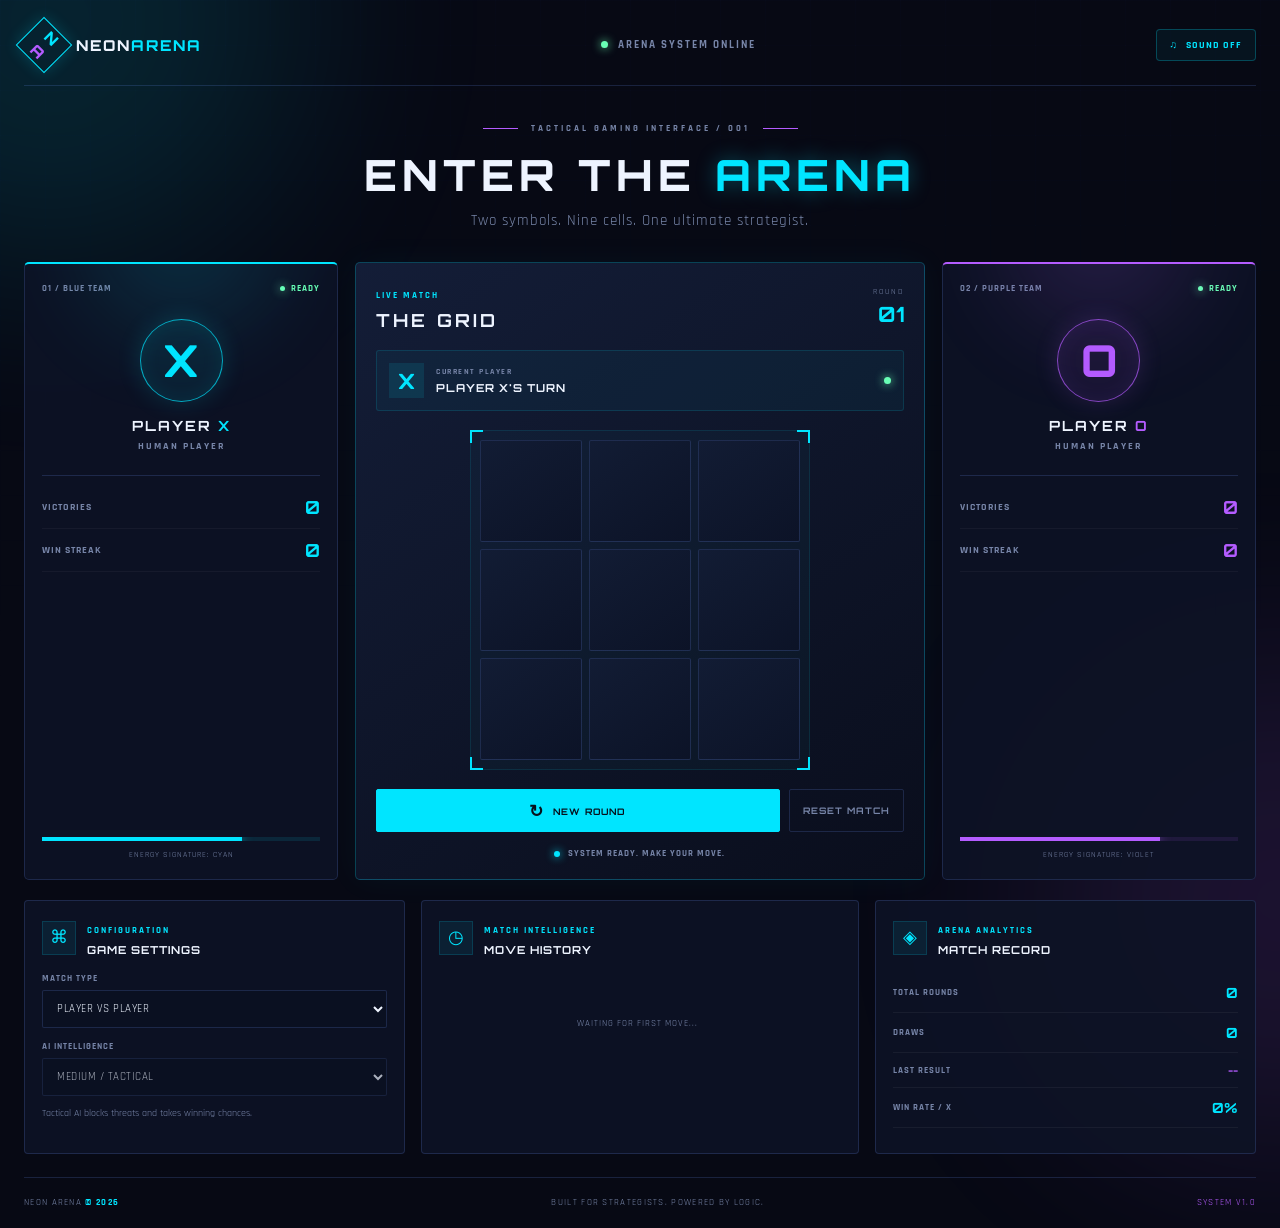
<file: index.html>
<!DOCTYPE html>
<html lang="en">
<head>
    <meta charset="UTF-8">
    <meta name="viewport" content="width=device-width, initial-scale=1.0">
    <meta name="theme-color" content="#070914">
    <title>NEON ARENA | Cybernetic Strategy Duel</title>
    <link rel="preconnect" href="https://fonts.googleapis.com">
    <link rel="preconnect" href="https://fonts.gstatic.com" crossorigin>
    <link href="https://fonts.googleapis.com/css2?family=Orbitron:wght@400;500;600;700;800;900&family=Rajdhani:wght@400;500;600;700&display=swap" rel="stylesheet">
    <link rel="stylesheet" href="task3.css">
</head>
<body>

    <div class="ambient ambient-one"></div>
    <div class="ambient ambient-two"></div>
    <div class="grid-overlay"></div>

    <main class="app">

        <!-- HEADER -->
        <header class="topbar">
            <a href="#" class="brand">
                <span class="brand-mark">N<span>A</span></span>
                <span class="brand-name">NEON<span>ARENA</span></span>
            </a>

            <div class="system-status">
                <span class="status-light"></span>
                ARENA SYSTEM ONLINE
            </div>

            <button class="sound-button" id="soundToggle" type="button" aria-pressed="false">
                <span id="soundIcon">♫</span>
                <span id="soundText">SOUND OFF</span>
            </button>
        </header>

        <!-- INTRO -->
        <section class="intro">
            <div class="intro-line">
                <span class="line"></span>
                <span>TACTICAL GAMING INTERFACE / 001</span>
                <span class="line"></span>
            </div>

            <h1>ENTER THE <span>ARENA</span></h1>
            <p>Two symbols. Nine cells. One ultimate strategist.</p>
        </section>

        <!-- MAIN GAME -->
        <section class="arena-layout">

            <!-- LEFT: PLAYER X -->
            <aside class="player-card player-x-card">
                <div class="player-card-top">
                    <span class="player-tag">01 / BLUE TEAM</span>
                    <span class="player-live"><i></i> READY</span>
                </div>

                <div class="avatar avatar-x">X</div>

                <h2>PLAYER <span>X</span></h2>
                <p class="player-role" id="playerXRole">HUMAN PLAYER</p>

                <div class="player-divider"></div>

                <div class="player-stat">
                    <span>VICTORIES</span>
                    <strong id="scoreX">0</strong>
                </div>

                <div class="player-stat">
                    <span>WIN STREAK</span>
                    <strong id="streakX">0</strong>
                </div>

                <div class="energy-bar">
                    <span></span>
                </div>
                <p class="energy-label">ENERGY SIGNATURE: CYAN</p>
            </aside>

            <!-- CENTER: GAME -->
            <section class="game-console">

                <div class="console-header">
                    <div>
                        <span class="section-label">LIVE MATCH</span>
                        <h2>THE GRID</h2>
                    </div>
                    <div class="round-badge">
                        <span>ROUND</span>
                        <strong id="roundNumber">01</strong>
                    </div>
                </div>

                <div class="match-status" id="turnIndicator">
                    <span class="turn-icon" id="turnSymbol">X</span>
                    <div class="turn-copy">
                        <span id="statusLabel">CURRENT PLAYER</span>
                        <strong id="status">PLAYER X'S TURN</strong>
                    </div>
                    <span class="status-pulse"></span>
                </div>

                <div class="board-frame">
                    <div class="board-corner corner-tl"></div>
                    <div class="board-corner corner-tr"></div>
                    <div class="board-corner corner-bl"></div>
                    <div class="board-corner corner-br"></div>
                    <div class="game-board" id="gameBoard" aria-label="Tic Tac Toe game board"></div>
                </div>

                <div class="game-controls">
                    <button class="primary-button" id="restart" type="button">
                        <span>↻</span> NEW ROUND
                    </button>
                    <button class="secondary-button" id="resetScores" type="button">
                        RESET MATCH
                    </button>
                </div>

                <div class="match-message" id="matchMessage" aria-live="polite">
                    <span class="message-dot"></span>
                    SYSTEM READY. MAKE YOUR MOVE.
                </div>

            </section>

            <!-- RIGHT: PLAYER O -->
            <aside class="player-card player-o-card">
                <div class="player-card-top">
                    <span class="player-tag">02 / PURPLE TEAM</span>
                    <span class="player-live"><i></i> READY</span>
                </div>

                <div class="avatar avatar-o">O</div>

                <h2>PLAYER <span>O</span></h2>
                <p class="player-role" id="playerORole">PLAYER 2</p>

                <div class="player-divider"></div>

                <div class="player-stat">
                    <span>VICTORIES</span>
                    <strong id="scoreO">0</strong>
                </div>

                <div class="player-stat">
                    <span>WIN STREAK</span>
                    <strong id="streakO">0</strong>
                </div>

                <div class="energy-bar purple-energy">
                    <span></span>
                </div>
                <p class="energy-label">ENERGY SIGNATURE: VIOLET</p>
            </aside>

        </section>

        <!-- CONTROL CENTER -->
        <section class="control-center">

            <div class="control-card mode-control">
                <div class="control-heading">
                    <span class="control-icon">⌘</span>
                    <div>
                        <span class="section-label">CONFIGURATION</span>
                        <h3>GAME SETTINGS</h3>
                    </div>
                </div>

                <label for="mode">MATCH TYPE</label>
                <select id="mode">
                    <option value="pvp">PLAYER VS PLAYER</option>
                    <option value="pvc">PLAYER VS AI</option>
                </select>

                <label for="difficulty">AI INTELLIGENCE</label>
                <select id="difficulty">
                    <option value="easy">EASY / RANDOM</option>
                    <option value="medium" selected>MEDIUM / TACTICAL</option>
                    <option value="hard">IMPOSSIBLE / MINIMAX</option>
                </select>

                <p class="setting-note" id="difficultyNote">
                    Tactical AI looks for winning and blocking opportunities.
                </p>
            </div>

            <div class="control-card history-control">
                <div class="control-heading">
                    <span class="control-icon">◷</span>
                    <div>
                        <span class="section-label">MATCH INTELLIGENCE</span>
                        <h3>MOVE HISTORY</h3>
                    </div>
                </div>

                <div class="history-list" id="moveHistory">
                    <div class="history-empty">WAITING FOR FIRST MOVE...</div>
                </div>
            </div>

            <div class="control-card stats-control">
                <div class="control-heading">
                    <span class="control-icon">◈</span>
                    <div>
                        <span class="section-label">ARENA ANALYTICS</span>
                        <h3>MATCH RECORD</h3>
                    </div>
                </div>

                <div class="record-item">
                    <span>TOTAL ROUNDS</span>
                    <strong id="totalRounds">0</strong>
                </div>

                <div class="record-item">
                    <span>DRAWS</span>
                    <strong id="scoreDraw">0</strong>
                </div>

                <div class="record-item">
                    <span>LAST RESULT</span>
                    <strong class="last-result" id="lastResult">--</strong>
                </div>

                <div class="record-item">
                    <span>WIN RATE / X</span>
                    <strong id="winRate">0%</strong>
                </div>
            </div>

        </section>

        <footer class="footer">
            <span>NEON ARENA <b>© 2026</b></span>
            <span>BUILT FOR STRATEGISTS. POWERED BY LOGIC.</span>
            <span class="footer-version">SYSTEM V1.0</span>
        </footer>

    </main>

    <script src="task3.js"></script>
</body>
</html>
</file>
<file: task3.css>
@import url('https://fonts.googleapis.com/css2?family=Orbitron:wght@400;500;600;700;800;900&family=Rajdhani:wght@400;500;600;700&display=swap');

:root {
    --bg: #070914;
    --panel: rgba(14, 19, 38, 0.91);
    --panel-light: #121a31;
    --border: rgba(112, 151, 255, 0.18);
    --cyan: #00e5ff;
    --blue: #43aaff;
    --purple: #b45cff;
    --pink: #f15bff;
    --green: #69ffb5;
    --white: #eef4ff;
    --muted: #7785a8;
    --font-title: 'Orbitron', sans-serif;
    --font-body: 'Rajdhani', sans-serif;
}

* {
    margin: 0;
    padding: 0;
    box-sizing: border-box;
}

body {
    min-height: 100vh;
    overflow-x: hidden;
    padding: 25px 24px 20px;
    background: var(--bg);
    color: var(--white);
    font-family: var(--font-body);
    position: relative;
}

button, select {
    font: inherit;
}

button {
    cursor: pointer;
}

.ambient {
    position: fixed;
    width: 500px;
    height: 500px;
    border-radius: 50%;
    filter: blur(110px);
    opacity: 0.12;
    pointer-events: none;
    z-index: -2;
}

.ambient-one {
    background: var(--cyan);
    top: -230px;
    left: -200px;
}

.ambient-two {
    background: var(--purple);
    right: -250px;
    bottom: -250px;
}

.grid-overlay {
    position: fixed;
    inset: 0;
    pointer-events: none;
    z-index: -1;
    opacity: 0.13;
    background-image:
        linear-gradient(rgba(80, 130, 255, 0.12) 1px, transparent 1px),
        linear-gradient(90deg, rgba(80, 130, 255, 0.12) 1px, transparent 1px);
    background-size: 45px 45px;
    mask-image: linear-gradient(to bottom, black, transparent 90%);
}

.app {
    max-width: 1250px;
    margin: 0 auto;
}

/* HEADER */

.topbar {
    display: flex;
    align-items: center;
    justify-content: space-between;
    gap: 15px;
    padding-bottom: 20px;
    border-bottom: 1px solid var(--border);
}

.brand {
    display: flex;
    align-items: center;
    gap: 12px;
    text-decoration: none;
    color: var(--white);
}

.brand-mark {
    display: grid;
    place-items: center;
    width: 40px;
    height: 40px;
    border: 1px solid var(--cyan);
    color: var(--cyan);
    font-family: var(--font-title);
    font-weight: 900;
    font-size: 15px;
    transform: rotate(45deg);
    box-shadow: 0 0 15px rgba(0, 229, 255, 0.2);
}

.brand-mark span {
    color: var(--purple);
}

.brand-name {
    font-family: var(--font-title);
    font-size: 15px;
    font-weight: 800;
    letter-spacing: 2px;
}

.brand-name span {
    color: var(--cyan);
}

.system-status {
    color: var(--muted);
    font-size: 11px;
    font-weight: 700;
    letter-spacing: 2px;
}

.status-light,
.player-live i {
    display: inline-block;
    width: 7px;
    height: 7px;
    margin-right: 6px;
    border-radius: 50%;
    background: var(--green);
    box-shadow: 0 0 10px var(--green);
}

.sound-button {
    display: flex;
    align-items: center;
    gap: 8px;
    padding: 9px 13px;
    color: var(--cyan);
    background: rgba(0, 229, 255, 0.05);
    border: 1px solid rgba(0, 229, 255, 0.25);
    border-radius: 4px;
    font-size: 10px;
    font-weight: 700;
    letter-spacing: 1px;
    transition: 0.2s;
}

.sound-button:hover,
.sound-button[aria-pressed="true"] {
    background: rgba(0, 229, 255, 0.13);
    box-shadow: 0 0 15px rgba(0, 229, 255, 0.12);
}

/* INTRO */

.intro {
    text-align: center;
    padding: 37px 0 32px;
}

.intro-line {
    display: flex;
    align-items: center;
    justify-content: center;
    gap: 13px;
    color: var(--muted);
    font-size: 9px;
    letter-spacing: 3px;
    font-weight: 700;
}

.line {
    width: 35px;
    height: 1px;
    background: var(--purple);
}

.intro h1 {
    margin-top: 14px;
    font-family: var(--font-title);
    font-size: clamp(27px, 5vw, 43px);
    letter-spacing: 5px;
    font-weight: 800;
}

.intro h1 span {
    color: var(--cyan);
    text-shadow: 0 0 20px rgba(0, 229, 255, 0.35);
}

.intro p {
    margin-top: 10px;
    color: var(--muted);
    font-size: 15px;
    letter-spacing: 1px;
}

/* ARENA LAYOUT */

.arena-layout {
    display: grid;
    grid-template-columns: minmax(180px, 0.8fr) minmax(330px, 1.45fr) minmax(180px, 0.8fr);
    gap: 17px;
    align-items: stretch;
}

/* PLAYER CARDS */

.player-card {
    position: relative;
    min-width: 0;
    padding: 19px 17px;
    background: var(--panel);
    border: 1px solid var(--border);
    border-radius: 5px;
    overflow: hidden;
    display: flex;
    flex-direction: column;
    align-items: center;
}

.player-x-card {
    border-top: 2px solid var(--cyan);
}

.player-o-card {
    border-top: 2px solid var(--purple);
}

.player-x-card::before,
.player-o-card::before {
    content: "";
    position: absolute;
    width: 180px;
    height: 180px;
    top: -120px;
    left: 50%;
    transform: translateX(-50%);
    border-radius: 50%;
    filter: blur(55px);
    pointer-events: none;
}

.player-x-card::before {
    background: var(--cyan);
    opacity: 0.14;
}

.player-o-card::before {
    background: var(--purple);
    opacity: 0.16;
}

.player-card-top {
    display: flex;
    width: 100%;
    justify-content: space-between;
    align-items: center;
    gap: 5px;
}

.player-tag,
.player-live {
    font-size: 9px;
    font-weight: 700;
    letter-spacing: 1px;
    color: var(--muted);
}

.player-live {
    color: var(--green);
    white-space: nowrap;
}

.player-live i {
    width: 5px;
    height: 5px;
    margin-right: 3px;
}

.avatar {
    display: grid;
    place-items: center;
    width: 83px;
    height: 83px;
    margin: 25px 0 15px;
    border-radius: 50%;
    font-family: var(--font-title);
    font-size: 44px;
    font-weight: 800;
    background: rgba(0, 229, 255, 0.07);
}

.avatar-x {
    color: var(--cyan);
    border: 1px solid rgba(0, 229, 255, 0.7);
    box-shadow: 0 0 25px rgba(0, 229, 255, 0.15),
                inset 0 0 20px rgba(0, 229, 255, 0.08);
}

.avatar-o {
    color: var(--purple);
    background: rgba(180, 92, 255, 0.07);
    border: 1px solid rgba(180, 92, 255, 0.7);
    box-shadow: 0 0 25px rgba(180, 92, 255, 0.15),
                inset 0 0 20px rgba(180, 92, 255, 0.08);
}

.player-card h2 {
    font-family: var(--font-title);
    font-size: 14px;
    letter-spacing: 2px;
}

.player-x-card h2 span {
    color: var(--cyan);
}

.player-o-card h2 span {
    color: var(--purple);
}

.player-role {
    margin-top: 6px;
    color: var(--muted);
    font-size: 10px;
    font-weight: 700;
    letter-spacing: 2px;
    text-align: center;
}

.player-divider {
    width: 100%;
    height: 1px;
    background: var(--border);
    margin: 23px 0 10px;
}

.player-stat {
    display: flex;
    justify-content: space-between;
    align-items: center;
    width: 100%;
    padding: 10px 0;
    border-bottom: 1px solid rgba(255,255,255,0.04);
}

.player-stat span {
    color: var(--muted);
    font-size: 10px;
    font-weight: 700;
    letter-spacing: 1px;
}

.player-stat strong {
    font-family: var(--font-title);
    font-size: 18px;
    color: var(--cyan);
}

.player-o-card .player-stat strong {
    color: var(--purple);
}

.energy-bar {
    width: 100%;
    height: 4px;
    margin-top: auto;
    background: rgba(0, 229, 255, 0.1);
    overflow: hidden;
}

.energy-bar span {
    display: block;
    width: 72%;
    height: 100%;
    background: var(--cyan);
    box-shadow: 0 0 12px var(--cyan);
}

.purple-energy {
    background: rgba(180, 92, 255, 0.1);
}

.purple-energy span {
    background: var(--purple);
    box-shadow: 0 0 12px var(--purple);
}

.energy-label {
    width: 100%;
    margin-top: 9px;
    color: var(--muted);
    font-size: 8px;
    letter-spacing: 1px;
    text-align: center;
}

/* GAME CONSOLE */

.game-console {
    min-width: 0;
    padding: 20px;
    background:
        linear-gradient(145deg, rgba(20, 30, 57, 0.97), rgba(10, 14, 29, 0.97));
    border: 1px solid rgba(0, 229, 255, 0.24);
    border-radius: 5px;
    box-shadow: 0 0 35px rgba(0, 229, 255, 0.045);
}

.console-header {
    display: flex;
    align-items: center;
    justify-content: space-between;
}

.section-label {
    color: var(--cyan);
    font-size: 9px;
    font-weight: 700;
    letter-spacing: 2px;
}

.console-header h2 {
    margin-top: 5px;
    font-family: var(--font-title);
    font-size: 18px;
    letter-spacing: 3px;
}

.round-badge {
    text-align: right;
}

.round-badge span {
    display: block;
    color: var(--muted);
    font-size: 8px;
    letter-spacing: 2px;
}

.round-badge strong {
    display: block;
    margin-top: 4px;
    color: var(--cyan);
    font-family: var(--font-title);
    font-size: 21px;
}

.match-status {
    display: flex;
    align-items: center;
    gap: 12px;
    margin: 19px 0;
    padding: 12px;
    background: rgba(0, 229, 255, 0.045);
    border: 1px solid rgba(0, 229, 255, 0.13);
    border-radius: 3px;
}

.turn-icon {
    display: grid;
    place-items: center;
    width: 35px;
    height: 35px;
    color: var(--cyan);
    background: rgba(0, 229, 255, 0.1);
    font-family: var(--font-title);
    font-size: 21px;
    font-weight: 800;
}

.turn-icon.is-o {
    color: var(--purple);
    background: rgba(180, 92, 255, 0.12);
}

.turn-copy {
    display: flex;
    flex-direction: column;
    gap: 4px;
}

.turn-copy span {
    color: var(--muted);
    font-size: 8px;
    font-weight: 700;
    letter-spacing: 1.5px;
}

.turn-copy strong {
    font-family: var(--font-title);
    font-size: 11px;
    letter-spacing: 1px;
}

.status-pulse {
    width: 7px;
    height: 7px;
    margin-left: auto;
    border-radius: 50%;
    background: var(--green);
    box-shadow: 0 0 10px var(--green);
    animation: pulse 1.5s infinite;
}

@keyframes pulse {
    50% { opacity: 0.3; }
}

/* BOARD FRAME */

.board-frame {
    position: relative;
    width: min(100%, 340px);
    margin: 0 auto;
    padding: 9px;
    background: rgba(0, 229, 255, 0.025);
    border: 1px solid rgba(0, 229, 255, 0.1);
}

.board-corner {
    position: absolute;
    z-index: 2;
    width: 13px;
    height: 13px;
    border-color: var(--cyan);
    border-style: solid;
}

.corner-tl {
    top: -1px;
    left: -1px;
    border-width: 2px 0 0 2px;
}

.corner-tr {
    top: -1px;
    right: -1px;
    border-width: 2px 2px 0 0;
}

.corner-bl {
    bottom: -1px;
    left: -1px;
    border-width: 0 0 2px 2px;
}

.corner-br {
    bottom: -1px;
    right: -1px;
    border-width: 0 2px 2px 0;
}

.game-board {
    display: grid;
    grid-template-columns: repeat(3, 1fr);
    gap: 7px;
    aspect-ratio: 1;
}

.cell {
    display: grid;
    place-items: center;
    min-width: 0;
    aspect-ratio: 1;
    border: 1px solid rgba(114, 154, 255, 0.17);
    border-radius: 2px;
    background: linear-gradient(145deg, #121c34, #0c1327);
    color: var(--cyan);
    font-family: var(--font-title);
    font-size: clamp(34px, 5vw, 53px);
    font-weight: 800;
    transition: background 0.2s, border 0.2s, transform 0.2s;
}

.cell:not(:disabled):hover {
    background: rgba(0, 229, 255, 0.11);
    border-color: var(--cyan);
    transform: scale(0.97);
    box-shadow: inset 0 0 18px rgba(0, 229, 255, 0.08);
}

.cell.o {
    color: var(--purple);
}

.cell:disabled {
    cursor: default;
}

.cell.winner {
    color: var(--green);
    border-color: var(--green);
    background: rgba(105, 255, 181, 0.13);
    box-shadow: 0 0 17px rgba(105, 255, 181, 0.22),
                inset 0 0 15px rgba(105, 255, 181, 0.08);
    animation: winningCell 0.65s infinite alternate;
}

@keyframes winningCell {
    from { filter: brightness(0.9); }
    to { filter: brightness(1.5); }
}

/* CONTROLS */

.game-controls {
    display: flex;
    gap: 9px;
    margin-top: 19px;
}

.primary-button,
.secondary-button {
    min-height: 39px;
    padding: 10px 13px;
    border-radius: 2px;
    font-family: var(--font-title);
    font-size: 9px;
    font-weight: 700;
    letter-spacing: 1px;
    transition: 0.2s;
}

.primary-button {
    flex: 1;
    color: #07101c;
    background: var(--cyan);
    border: 1px solid var(--cyan);
}

.primary-button span {
    margin-right: 5px;
    font-size: 17px;
    vertical-align: -2px;
}

.primary-button:hover {
    background: #a0f7ff;
    box-shadow: 0 0 17px rgba(0, 229, 255, 0.25);
}

.secondary-button {
    color: var(--muted);
    background: transparent;
    border: 1px solid var(--border);
}

.secondary-button:hover {
    color: var(--white);
    border-color: var(--purple);
}

.match-message {
    display: flex;
    align-items: center;
    justify-content: center;
    gap: 8px;
    margin-top: 16px;
    color: var(--muted);
    font-size: 9px;
    font-weight: 700;
    letter-spacing: 1px;
    text-align: center;
}

.message-dot {
    width: 6px;
    height: 6px;
    flex-shrink: 0;
    border-radius: 50%;
    background: var(--cyan);
    box-shadow: 0 0 8px var(--cyan);
}

/* CONTROL CENTER */

.control-center {
    display: grid;
    grid-template-columns: 1fr 1.15fr 1fr;
    gap: 16px;
    margin-top: 20px;
}

.control-card {
    min-width: 0;
    padding: 17px;
    background: var(--panel);
    border: 1px solid var(--border);
    border-radius: 4px;
}

.control-heading {
    display: flex;
    align-items: center;
    gap: 11px;
    margin-bottom: 16px;
}

.control-icon {
    display: grid;
    place-items: center;
    width: 34px;
    height: 34px;
    color: var(--cyan);
    background: rgba(0, 229, 255, 0.07);
    border: 1px solid rgba(0, 229, 255, 0.15);
    font-size: 18px;
}

.control-heading h3 {
    margin-top: 4px;
    font-family: var(--font-title);
    font-size: 11px;
    letter-spacing: 1px;
}

.mode-control label {
    display: block;
    margin: 13px 0 6px;
    color: var(--muted);
    font-size: 9px;
    font-weight: 700;
    letter-spacing: 1px;
}

.mode-control select {
    width: 100%;
    padding: 10px;
    color: var(--white);
    background: #0a1021;
    border: 1px solid var(--border);
    border-radius: 2px;
    outline: none;
    font-size: 11px;
    letter-spacing: 0.5px;
}

.mode-control select:focus {
    border-color: var(--cyan);
}

.setting-note {
    min-height: 30px;
    margin-top: 10px;
    color: var(--muted);
    font-size: 10px;
    line-height: 1.5;
}

/* HISTORY */

.history-list {
    display: flex;
    flex-direction: column;
    gap: 7px;
    max-height: 175px;
    overflow-y: auto;
    padding-right: 4px;
}

.history-list::-webkit-scrollbar {
    width: 4px;
}

.history-list::-webkit-scrollbar-thumb {
    background: var(--border);
}

.history-empty {
    display: grid;
    place-items: center;
    min-height: 100px;
    color: var(--muted);
    font-size: 9px;
    letter-spacing: 1px;
    text-align: center;
}

.history-item {
    display: flex;
    align-items: center;
    justify-content: space-between;
    gap: 8px;
    padding: 8px 10px;
    background: rgba(255,255,255,0.025);
    border-left: 2px solid var(--cyan);
    font-size: 11px;
}

.history-item.o-move {
    border-left-color: var(--purple);
}

.history-item span:first-child {
    color: var(--white);
    font-weight: 700;
}

.history-item span:last-child {
    color: var(--muted);
    font-size: 9px;
}

/* ANALYTICS */

.record-item {
    display: flex;
    align-items: center;
    justify-content: space-between;
    padding: 11px 0;
    border-bottom: 1px solid rgba(255,255,255,0.05);
}

.record-item span {
    color: var(--muted);
    font-size: 9px;
    font-weight: 700;
    letter-spacing: 1px;
}

.record-item strong {
    color: var(--cyan);
    font-family: var(--font-title);
    font-size: 14px;
}

.record-item .last-result {
    color: var(--purple);
    font-size: 10px;
}

/* FOOTER */

.footer {
    display: flex;
    justify-content: space-between;
    gap: 12px;
    padding-top: 19px;
    margin-top: 23px;
    border-top: 1px solid var(--border);
    color: var(--muted);
    font-size: 9px;
    letter-spacing: 1.3px;
}

.footer b {
    color: var(--cyan);
}

.footer-version {
    color: var(--purple);
}

/* ACCESSIBILITY */

button:focus-visible,
select:focus-visible {
    outline: 2px solid var(--cyan);
    outline-offset: 3px;
}

/* RESPONSIVE */

@media (max-width: 900px) {
    .arena-layout {
        grid-template-columns: minmax(150px, 0.7fr) minmax(300px, 1.5fr);
    }

    .player-o-card {
        grid-column: 1;
    }

    .game-console {
        grid-column: 2;
        grid-row: 1 / span 2;
    }

    .control-center {
        grid-template-columns: 1fr 1fr;
    }

    .stats-control {
        grid-column: 1 / -1;
    }
}

@media (max-width: 620px) {
    body {
        padding: 17px 13px;
    }

    .system-status {
        display: none;
    }

    .brand-name {
        font-size: 12px;
    }

    .intro {
        padding: 32px 0 25px;
    }

    .intro h1 {
        letter-spacing: 2px;
    }

    .intro-line {
        font-size: 8px;
        letter-spacing: 1.5px;
    }

    .arena-layout {
        grid-template-columns: 1fr;
        gap: 12px;
    }

    .game-console {
        grid-column: auto;
        grid-row: auto;
        order: 1;
        padding: 16px;
    }

    .player-x-card {
        order: 2;
    }

    .player-o-card {
        order: 3;
        grid-column: auto;
    }

    .player-card {
        min-height: 180px;
        padding: 15px;
    }

    .avatar {
        width: 60px;
        height: 60px;
        margin: 14px 0 10px;
        font-size: 30px;
    }

    .player-divider {
        margin: 12px 0 5px;
    }

    .player-stat {
        padding: 6px 0;
    }

    .energy-bar {
        margin-top: 12px;
    }

    .control-center {
        grid-template-columns: 1fr;
        gap: 12px;
    }

    .stats-control {
        grid-column: auto;
    }

    .footer {
        flex-wrap: wrap;
        justify-content: center;
        text-align: center;
        font-size: 8px;
    }
}

@media (max-width: 370px) {
    .sound-button {
        padding: 8px;
        font-size: 8px;
    }

    .game-controls {
        flex-direction: column;
    }

    .secondary-button {
        min-height: 38px;
    }

    .cell {
        font-size: 38px;
    }
}

@media (prefers-reduced-motion: reduce) {
    *,
    *::before,
    *::after {
        scroll-behavior: auto !important;
        animation-duration: 0.01ms !important;
        animation-iteration-count: 1 !important;
        transition-duration: 0.01ms !important;
    }
}
</file>
